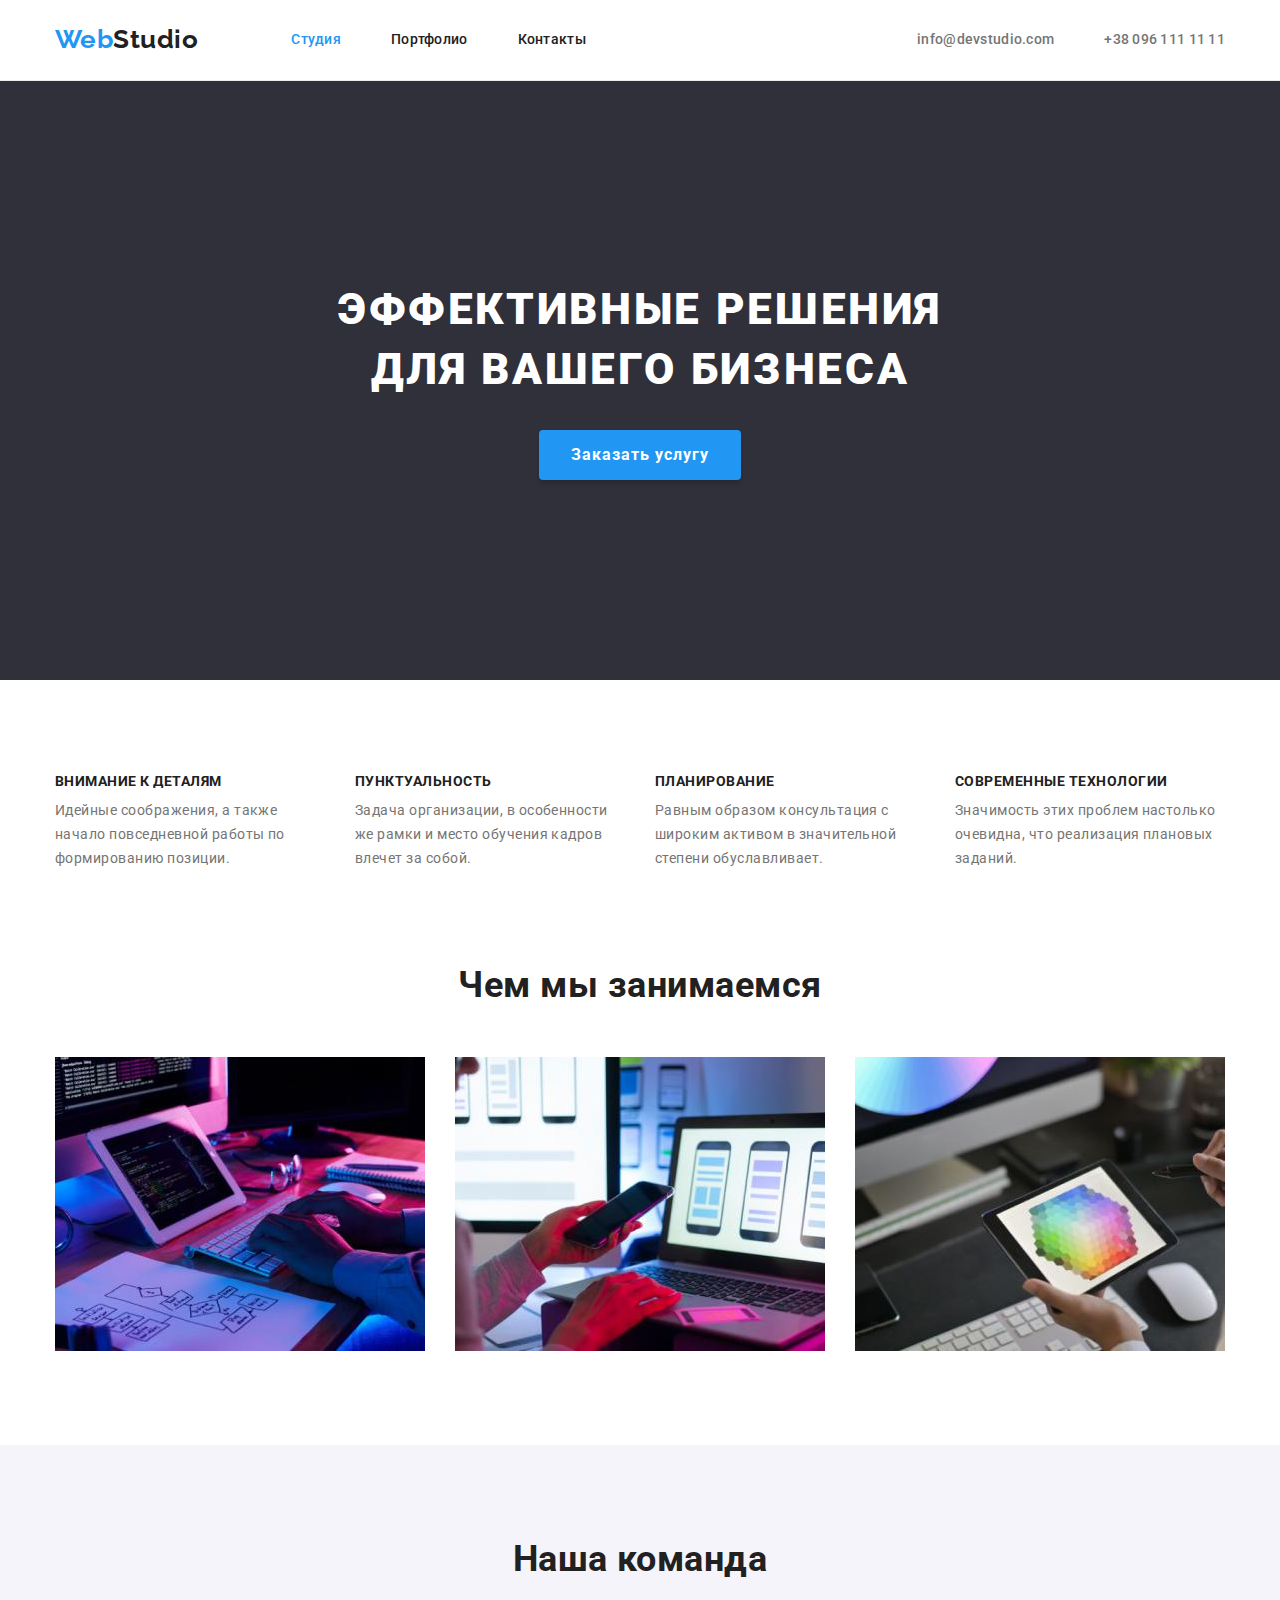
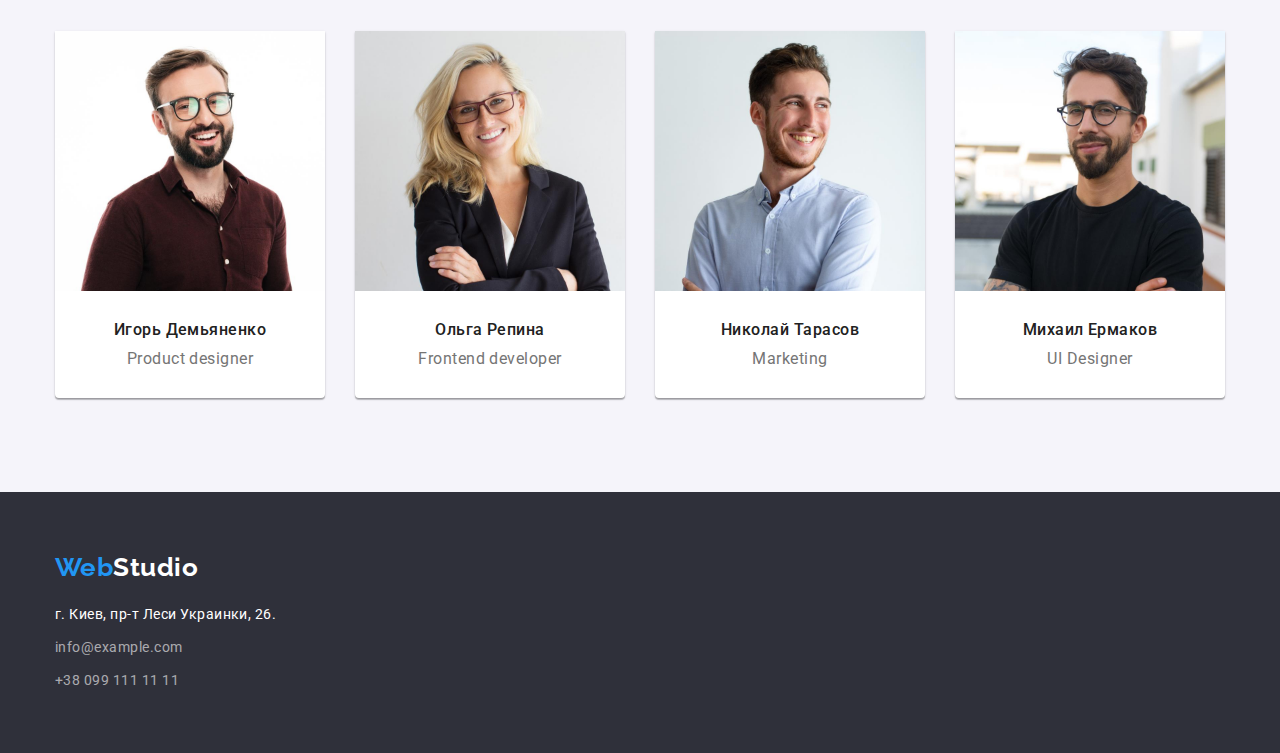
<file: index.html>
<!DOCTYPE html>
<html lang="ru">
<head>
    <meta charset="UTF-8">
    <meta http-equiv="X-UA-Compatible" content="IE=edge">
    <meta name="viewport" content="width=device-width, initial-scale=1.0">
    <title>Web Studio
    </title>
    <link rel="preconnect" href="https://fonts.googleapis.com">
    <link rel="preconnect" href="https://fonts.gstatic.com" crossorigin>
    <link href="https://fonts.googleapis.com/css2?family=Raleway:wght@700&family=Roboto:wght@400;500;700;900&display=swap"
        rel="stylesheet">
    <link rel="stylesheet" href="https:cdnjs.cloudflare.com/ajax/libs/modern-normalize/1.0.0/modern-normalize.min.css" />
    <link rel="stylesheet" href="./css/styles.css" />
</head>
<body>
    <header class="lists links header">
    <!-- Навигация на другие страницы -->
    <div class="container flex">
    <nav class="main-nav">
        <a class="webstudio-logo" href="./index.html" lang="en">
            <span class="accent-color">Web</span>Studio
        </a>
        <ul class="header-list">
            <li class="list-item">
                <a class="list-link current" href="./index.html">Студия
                </a>
            </li>
            <li class="list-item">
                <a class="list-link" href="./portfolio.html">Портфолио
                </a>
            </li>
            <li class="list-item">
                <a class="list-link" href="#">Контакты
                </a>
            </li>
        </ul>
    </nav>
<!-- Связь с нами -->
        <ul class="connect-us">
            <li class="connect-item">
                <a class="connect-link list-link" href="maito:info@devstudio.com" lang="en">info@devstudio.com
                </a>
            </li>
            <li class="connect-item">
                <a class="connect-link list-link" href="tel:+380961111111">+38 096 111 11 11
                </a>
            </li>
        </ul>
    </div>
    </header>
<!-- Основной баннер -->
  <main class="links lists">
    <section class="hero">
        <div class="container">
        <h1 class="hero-heading">
            Эффективные решения для вашего бизнеса
        </h1>
        <button type="button" class="hero-button">
            Заказать услугу
        </button>
    </section>
<!-- Особенности -->
    <section class="specials">
        <div class="container">
        <ul class="specials-list">
            <li class="specials-item">
                <h3 class="specials-heading">
                    Внимание к деталям
                </h3>
                <p class="specials-description">
                    Идейные соображения, а также начало повседневной работы по формированию позиции.           
                </p>
            </li>
            <li class="specials-item">
                <h3 class="specials-heading">
                    Пунктуальность
                </h3>
                <p class="specials-description">
                    Задача организации, в особенности же рамки и место обучения кадров влечет за собой.
                </p>
            </li>
            <li class="specials-item">
                <h3 class="specials-heading">
                    Планирование
                </h3>
                <p class="specials-description">
                    Равным образом консультация с широким активом в значительной степени обуславливает.
                </p>
            </li>
            <li class="specials-item">
                <h3 class="specials-heading">
                    Современные технологии
                </h3>
                <p class="specials-description">
                    Значимость этих проблем настолько очевидна, что реализация плановых заданий.
                </p>
            </li>
        </ul>
        </div>
    </section>
<!-- Чем мы занимаемся     -->
    <section class="activity">
        <div class="container">
        <h2 class="activity-heading">
            Чем мы занимаемся
        </h2>
        <ul class="work-gallery">
            <li class="gallery-img">
                <img src="./images/photo-01.jpg" alt="пальцы на клавиатуре" width="370"/>
            </li>
            <li class="gallery-img">
                <img src="./images/photo-02.jpg" alt="телефон в руке" width="370"/>
            </li>
            <li class="gallery-img">
                <img src="./images/photo-03.jpg" alt="планшет в руке" width="370"/>
            </li>
        </ul>
        </div>
    </section>
<!-- Наша команда         -->
    <section class="activity-list">
        <div class="container">
        <h2 class="our-team">
            Наша команда            
        </h2>
        <ul class="team">
            <li class="team-list">
                <img src="./images/igor.jpg" alt="Игорь Демьяненко" width="270"/>
                <div class="position-title">
                <h3 class="specialist">
                    Игорь Демьяненко
                </h3>
                <p class="position" lang="en">
                    Product designer
                </p>
                </div>
            </li>
            <li class="team-list">
                <img src="./images/olga.jpg" alt="Ольга Репина" width="270"/>
                <div class="position-title">
                <h3 class="specialist">
                    Ольга Репина
                </h3>
                <p class="position" lang="en">
                    Frontend developer
                </p>
                </div>
            </li>
            <li class="team-list">
                <img src="./images/nikolai.jpg" alt="Николай Тарасов" width="270"/>
                <div class="position-title">
                <h3 class="specialist">
                    Николай Тарасов
                </h3>
                <p class="position" lang="en">
                    Marketing
                </p>
                </div>
            </li>
            <li class="team-list">
                <img src="./images/mikhail.jpg" alt="Михаил Ермаков" width="270"/>
                <div class="position-title">
                <h3 class="specialist">
                    Михаил Ермаков
                </h3>
                <p class="position" lang="en">
                    UI Designer
                </p>
                </div>
            </li>
        </ul>
        </div>
    </section>
  </main>
<!-- Подвал     -->
<footer class="footer lists links">
    <div class="footer-contacts container">
        <a class="footer-logo" href="./index.html" lang="en">
            <span class="accent-color">Web</span><span class="logo-alt">Studio</span>
        </a>
        <address class="address">
            <p class="location">
                г. Киев, пр-т Леси Украинки, 26.
            </p>
            <a class="contact-list" href="mailto:info@example.com" lang="en">info@example.com
            </a>
            <div class="break-in">
                <a class="contact-list" href="tel:+380991111111">+38 099 111 11 11
                </a>
            </div>
        </address>
    </div>   
</footer>
</body>
</html>
</file>
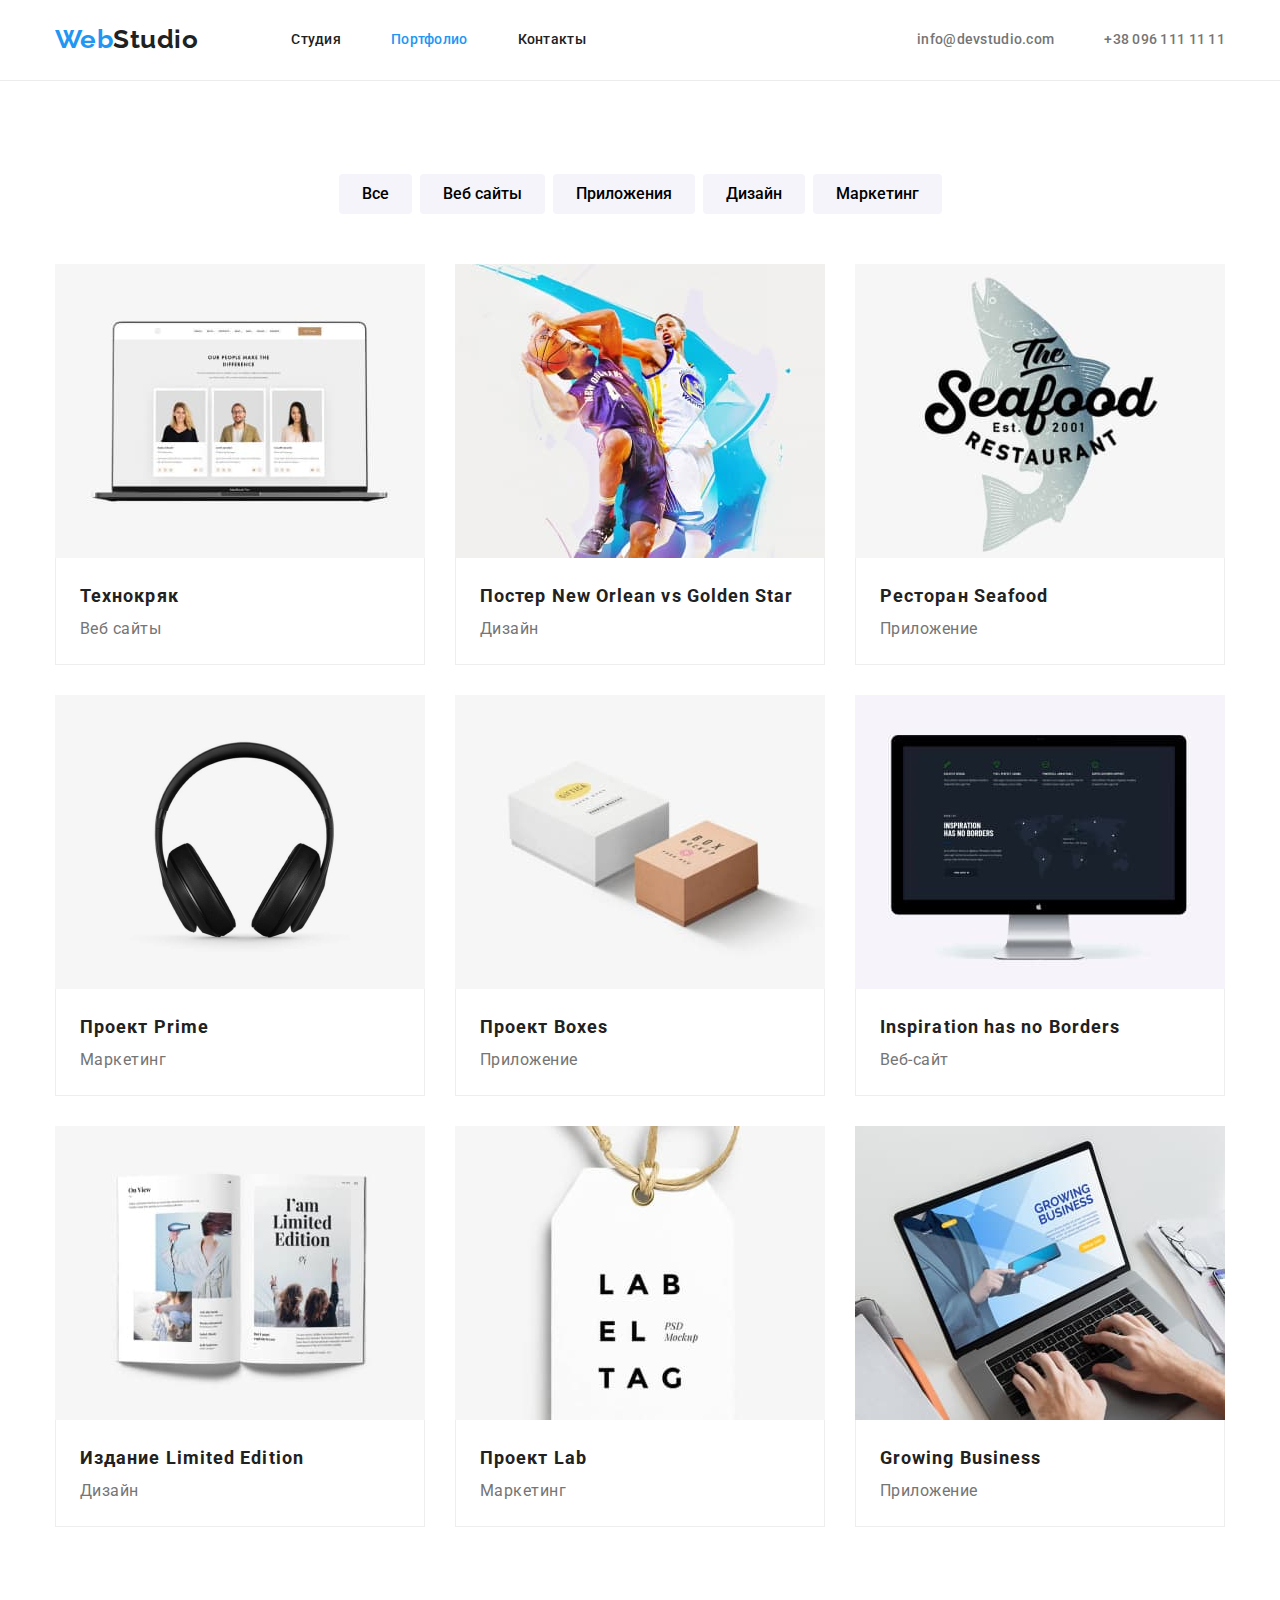
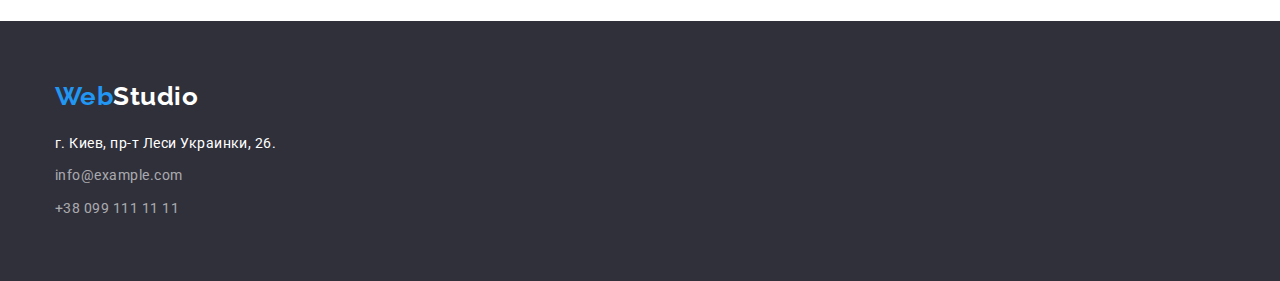
<file: portfolio.html>
<!DOCTYPE html>
<html lang="ru">
<head>
    <meta charset="UTF-8">
    <meta http-equiv="X-UA-Compatible" content="IE=edge">
    <meta name="viewport" content="width=device-width, initial-scale=1.0">
    <title>Web Studio
    </title>
    <link rel="preconnect" href="https://fonts.googleapis.com">
    <link rel="preconnect" href="https://fonts.gstatic.com" crossorigin>
    <link href="https://fonts.googleapis.com/css2?family=Raleway:wght@700&family=Roboto:wght@400;500;700;900&display=swap"
        rel="stylesheet">
    <link rel="stylesheet" href="https://cdnjs.cloudflare.com/ajax/libs/modern-normalize/1.0.0/modern-normalize.min.css" />
    <link rel="stylesheet" href="./css/styles.css" />
</head>
    <!-- Шапка страницы -->
<body>
    <header class="lists links header">
        <!-- Навигация на другие страницы -->
        <div class="container flex">
            <nav class="main-nav">
                <a class="webstudio-logo" href="./index.html" lang="en">
                    <span class="accent-color">Web</span>Studio
                </a>
                <ul class="header-list">
                    <li class="list-item">
                        <a class="list-link" href="./index.html">Студия
                        </a>
                    </li>
                    <li class="list-item">
                        <a class="list-link current" href="./portfolio.html">Портфолио
                        </a>
                    </li>
                    <li class="list-item">
                        <a class="list-link" href="#">Контакты
                        </a>
                    </li>
                </ul>
            </nav>
            <!-- Связь с нами -->
    
            <ul class="connect-us">
                <li class="connect-item">
                    <a class="connect-link list-link" href="maito:info@devstudio.com" lang="en">info@devstudio.com
                    </a>
                </li>
                <li class="connect-item">
                    <a class="connect-link list-link" href="tel:+380961111111">+38 096 111 11 11
                    </a>
                </li>
            </ul>
        </div>
    </header>
    <!-- Навигация по проектам -->
 <main class="links lists">
    <section class="portfolio">
        <div class="container">
        <h1 class="visually-hidden">Наше портфолио
        </h1>
    <ul class="portfolio-buttons">
        <li class="portfolio-btn"><button type="button" class="button">Все</button></li>
        <li class="portfolio-btn"><button type="button" class="button">Веб сайты</button></li>
        <li class="portfolio-btn"><button type="button" class="button">Приложения</button></li>
        <li class="portfolio-btn"><button type="button" class="button">Дизайн</button></li>
        <li class="portfolio-btn"><button type="button" class="button">Маркетинг</button></li>
    </ul>
        </div>
    <!-- Выполненные проекты     -->
    <div class="container">
    <ul class="projects">
        <li class="project-item">
            <img src="./images/technokryak.jpg" 
            alt="технокряк" width="370"/>
            <div class="portfolio-title">
            <h2 class="portfolio-heading">Технокряк</h2>
            <p class="portfolio-description">Веб сайты</p>
            </div>        
        </li>
        <li class="project-item">
            <img src="./images/poster.jpg" 
            alt="постер" width="370"/>
            <div class="portfolio-title">
            <h2 class="portfolio-heading">Постер<span lang="en"> New Orlean vs Golden Star</span></h2>
            <p class="portfolio-description">Дизайн</p>
            </div>
        </li>
        <li class="project-item"> 
            <img src="./images/restaurant.jpg" 
            alt="ресторан" width="370"/>
            <div class="portfolio-title">
            <h2 class="portfolio-heading">Ресторан<span lang="en"> Seafood</span></h2>
            <p class="portfolio-description">Приложение</p>
            </div>
        </li>
        <li class="project-item">
            <img src="./images/prime.jpg" 
            alt="наушники" width="370"/>
            <div class="portfolio-title">
            <h2 class="portfolio-heading">Проект<span lang="en"> Prime</span></h2>
            <p class="portfolio-description">Маркетинг</p>
            </div>
        <li class="project-item">
            <img src="./images/boxes.jpg" 
            alt="коробки" width="370"/>
            <div class="portfolio-title">
            <h2 class="portfolio-heading">Проект<span lang="en"> Boxes</span></h2>
            <p class="portfolio-description">Приложение</p>
            </div>
        </li>
        <li class="project-item">
            <img src="./images/inspiration.jpg" 
            alt="монитор" width="370"/>
            <div class="portfolio-title">
            <h2 lang="en" class="portfolio-heading" lang="en">Inspiration has no Borders</h2>
            <p class="portfolio-description">Веб-сайт</p>
            </div>
        </li>
        <li class="project-item">
            <img src="./images/limited-edition.jpg" 
            alt="открытая книга" width="370"/>
            <div class="portfolio-title">
            <h2 class="portfolio-heading">Издание<span lang="en"> Limited Edition</span></h2>
            <p class="portfolio-description">Дизайн</p>
            </div>
        </li>
        <li class="project-item">
            <img src="./images/lab.jpg" 
            alt="бирка" width="370"/>
            <div class="portfolio-title">
            <h2 class="portfolio-heading">Проект <span lang="en"> Lab</span></h2>
            <p class="portfolio-description">Маркетинг</p>
            </div>
        </li>
        <li class="project-item">
            <img src="./images/growing-business.jpg" 
            alt="работа за ноутбуком" width="370"/>
            <div class="portfolio-title">
            <h2 lang="en" class="portfolio-heading" lang="en">Growing Business</h2>
            <p class="portfolio-description">Приложение</p>
            </div>
        </li>
    </ul>
    </div>
    </section>
 </main>
    <!-- Подвал -->
<footer class="footer lists links">
    <div class="footer-contacts container">
    <a class="footer-logo" href="./index.html" lang="en">
    <span class="accent-color">Web</span><span class="logo-alt">Studio</span>
    </a>
    <address class="address">
        <p class="location">
            г. Киев, пр-т Леси Украинки, 26.
        </p>
        <a class="contact-list" href="mailto:info@example.com" lang="en">info@example.com
        </a>
        <div class="break-in">
        <a class="contact-list" href="tel:+380991111111">+38 099 111 11 11
        </a>
        </div>
    </address>
    </div>
</footer>
</body>
</html>
</file>
<file: css/styles.css>
/* Глобальные стили */

:root {
  --alt-text-color: #757575;
  --dominant-color: #212121;
  --accent-hover-color: #2196f3;
  --secondary-color: #ffffff;
  --main-background-color: #2f303a;
  --third-text-color: rgba(255, 255, 255, 0.6);
  --shadow: rgba(0, 0, 0, 0.15);
  --second-background-color: #f5f4fa;
  --item-border-color: #eeeeee;
  --header-border-color: #ececec;
}

body {
  margin: 0;
  font-family: Roboto, sans-serif;
  color: #212121;
  letter-spacing: 0.03em;
}
.lists ul {
  list-style-type: none;
}
.links a {
  text-decoration: none;
}
h1,
h2,
h3,
h4,
h6,
p {
  margin: 0;
}

ul {
  margin: 0;
  padding: 0;
}

img {
  display: block;
}

address {
  font-style: normal;
}

.visually-hidden {
  position: absolute;
  white-space: nowrap;
  width: 1px;
  height: 1px;
  overflow: hidden;
  border: 0;
  padding: 0;
  clip: rect(0 0 0 0);
  clip-path: inset(50%);
  margin: -1px;
}

.container {
  box-sizing: border-box;
  width: 1200px;
  margin: 0 auto;
  padding-left: 15px;
  padding-right: 15px;
}

.flex {
  display: flex;
}

/* Логотип */

.webstudio-logo {
  display: block;
  padding-top: 24px;
  padding-bottom: 25px;
  font-family: Raleway;
  font-weight: 700;
  font-size: 26px;
  line-height: 1.19;
  color: var(--dominant-color);
}

/* Стили навигации и баннера */

.header {
  outline: 1px solid var(--header-border-color);
}

.main-nav {
  display: flex;
  align-items: center;
}

.header-list {
  display: flex;
  font-weight: 500;
  font-size: 14px;
  line-height: 1.14;
  letter-spacing: 0.02em;
  color: var(--dominant-color);
}

.list-item {
  display: block;
  margin-left: 50px;
}

.list-item:first-child {
  margin-left: 93px;
}

.list-link {
  padding: 32px 0;
  font-weight: 500;
  font-size: 14px;
  line-height: 1.14;
  letter-spacing: 0.02em;
  color: var(--dominant-color);
}

.connect-us {
  margin-left: auto;
  display: flex;
  align-items: center;
}

.connect-item {
  display: block;
}

.connect-item:first-child {
  margin-right: 50px;
}

.connect-link {
  display: block;
  padding: 32px 0;
  color: var(--alt-text-color);
}

.hero {
  padding: 200px 0;
  text-align: center;
  background-color: var(--main-background-color);
}

.header-list .list-link.current {
  color: var(--accent-hover-color);
}

.hero-heading {
  max-width: 696px;
  margin: 0 auto;
  font-weight: 900;
  font-size: 44px;
  line-height: 1.36;
  letter-spacing: 0.06em;
  text-transform: uppercase;
  text-align: center;
  color: var(--secondary-color);
}

.hero-button {
  display: inline-block;
  min-width: 200px;
  box-shadow: 0px 4px 4px var(--shadow);
  border-radius: 4px;
  border: transparent;
  padding: 10px 32px;
  margin-top: 30px;
  cursor: pointer;
  font-size: 16px;
  font-weight: 700;
  font-family: inherit;
  text-align: center;
  line-height: 1.87;
  letter-spacing: 0.06em;
  background-color: var(--accent-hover-color);
  color: var(--secondary-color);
}

/* Стили особенностей */

.specials {
  padding-top: 94px;
}

.specials-list {
  display: flex;
}

.specials-item {
  display: inline-block;
  margin-right: 30px;
  width: 270px;
}

.specials-item:last-child {
  margin-right: 0;
}

.specials-heading {
  padding-bottom: 10px;
  font-weight: 700;
  font-size: 14px;
  line-height: 1.14;
  text-transform: uppercase;
}

.specials-description {
  font-size: 14px;
  line-height: 1.71;
  color: var(--alt-text-color);
}

/* Стили комманды */

.activity {
  padding-top: 94px;
}

.activity-heading {
  margin-bottom: 50px;
  text-align: center;
  font-weight: 700;
  font-size: 36px;
  line-height: 1.16;
}

.work-gallery {
  display: flex;
  padding-bottom: 94px;
}

.gallery-img {
  margin-right: 30px;
}
.gallery-img:last-child {
  margin-right: 0;
}

.activity-list {
  padding: 94px 0;
  background-color: var(--second-background-color);
}

.our-team {
  padding-bottom: 50px;
  text-align: center;
  font-weight: 700;
  font-size: 36px;
  line-height: 1.16;
}

.team {
  display: flex;
  background-color: var(--second-background-color);
}

.team-list {
  margin-right: 30px;
  box-shadow: 0px 1px 3px rgba(0, 0, 0, 0.12), 0px 1px 1px rgba(0, 0, 0, 0.14),
    0px 2px 1px rgba(0, 0, 0, 0.2);
  border-radius: 0px 0px 4px 4px;
  min-width: 270px;
  text-align: center;
  background-color: var(--secondary-color);
}

.team-list:last-child {
  margin-right: 0;
}

.specialist {
  font-weight: 500;
  font-size: 16px;
  line-height: 1.18;
}

.position-title {
  padding-top: 30px;
  padding-bottom: 30px;
}

.position {
  margin-top: 10px;
  color: var(--alt-text-color);
}

/* Цвет при наведении, фокусе и цвет акцента */

.list-link:hover,
.list-link:focus,
.contact-list:hover,
.contact-list:focus,
.accent-color {
  color: var(--accent-hover-color);
}

.button:hover,
.button:focus {
  color: var(--secondary-color);
  background-color: var(--accent-hover-color);
  box-shadow: 0px 3px 1px rgba(0, 0, 0, 0.1), 0px 1px 2px rgba(0, 0, 0, 0.08),
    0px 2px 2px rgba(0, 0, 0, 0.12);
}

/* Стили кнопок */

.button {
  display: block;
  border-radius: 4px;
  border: 1px solid transparent;
  padding: 6px 22px;
  cursor: pointer;
  font-weight: 500;
  font-size: 16px;
  font-family: inherit;
  text-align: center;
  line-height: 1.62;
  background-color: var(--second-background-color);
}

/* Стили контактов */

.footer {
  padding-top: 60px;
  padding-bottom: 60px;
  background: var(--main-background-color);
}

.logo-alt {
  color: var(--secondary-color);
}

.footer-logo {
  display: inline-block;
  font-family: Raleway;
  font-weight: 700;
  font-size: 26px;
  line-height: 1.19;
}

.address {
  font-size: 14px;
  line-height: 1.71;
  color: var(--secondary-color);
}

.location {
  margin-top: 20px;
  margin-bottom: 9px;
}

.contact-list {
  color: var(--third-text-color);
}

/* Стили портфолио */

.portfolio {
  padding: 94px 0;
}

.portfolio-buttons {
  display: flex;
  justify-content: center;
  margin-bottom: 50px;
}

.portfolio-btn:not(:last-child) {
  margin-right: 8px;
}

.projects {
  display: flex;
  flex-wrap: wrap;
}

.project-item {
  margin-bottom: 30px;
  margin-right: 30px;
  width: 370px;
}

.project-item:nth-child(3n + 3) {
  margin-right: 0;
}

.project-item:nth-last-child(-n + 3) {
  margin-bottom: 0;
}

.portfolio-title {
  padding: 20px 24px;
  border-left: 1px solid var(--item-border-color);
  border-bottom: 1px solid var(--item-border-color);
  border-right: 1px solid var(--item-border-color);
}

.portfolio-heading {
  font-weight: 700;
  font-size: 18px;
  line-height: 2;
  letter-spacing: 0.06em;
}

.portfolio-description {
  font-size: 16px;
  line-height: 1.87;
  color: var(--alt-text-color);
}

.break-in {
  margin-top: 9px;
}
</file>
